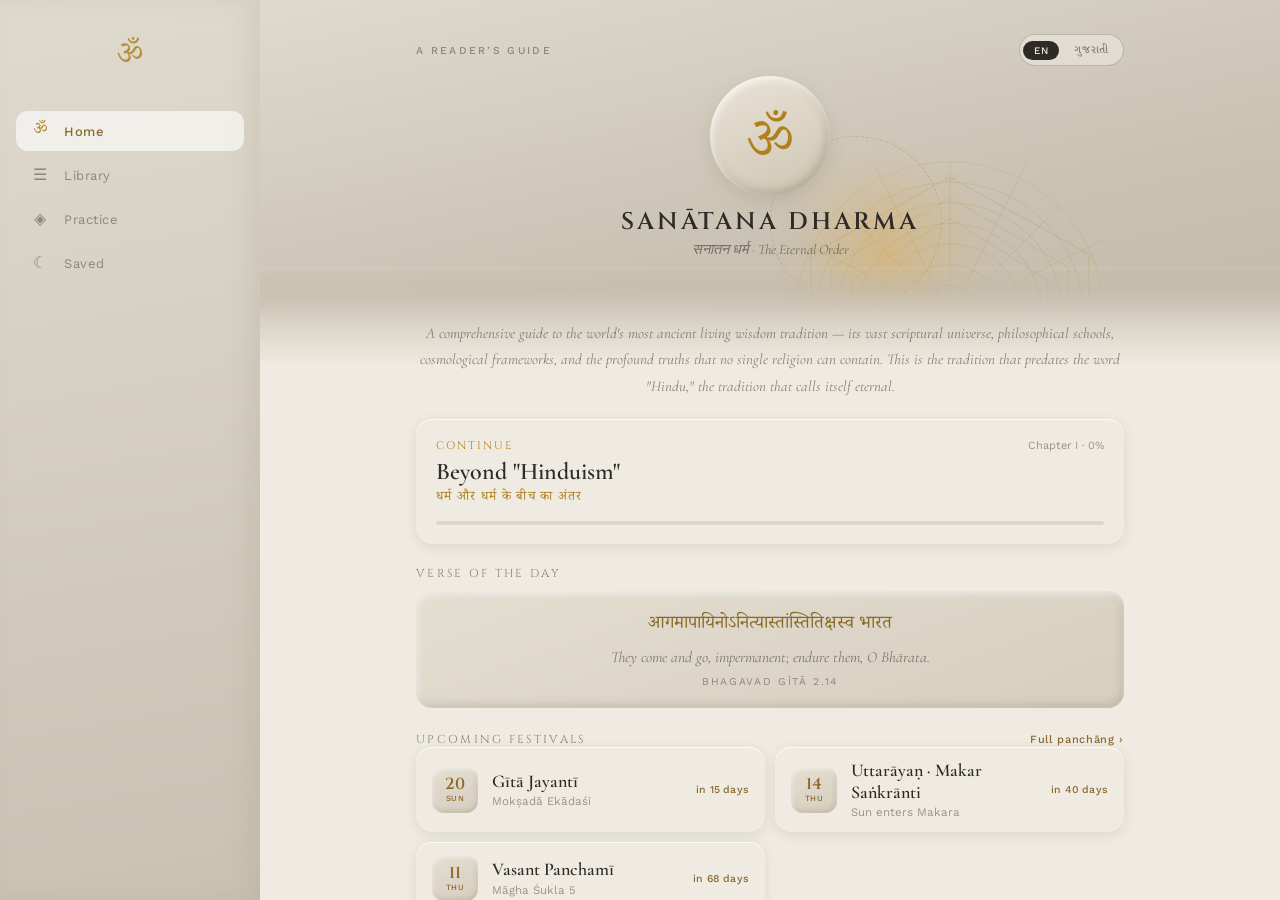
<file: index.html>
<!DOCTYPE html>
<html lang="en">
<head>
<meta charset="UTF-8">
<meta name="viewport" content="width=device-width, initial-scale=1.0, viewport-fit=cover">
<title>Sanatana Dharma — The Eternal Order</title>
<meta name="description" content="A bilingual (English · ગુજરાતી) guide to Sanātana Dharma — its scriptures, philosophies, practices and living tradition.">
<meta name="theme-color" content="#DFDACE">
<link rel="manifest" href="manifest.webmanifest">
<link rel="icon" href="icons/icon-192.png" type="image/png">
<link rel="apple-touch-icon" href="icons/icon-192.png">
<meta name="apple-mobile-web-app-capable" content="yes">
<meta name="apple-mobile-web-app-title" content="Sanatan Dharma">
<link rel="preconnect" href="https://fonts.googleapis.com">
<link rel="preconnect" href="https://fonts.gstatic.com" crossorigin>
<link href="https://fonts.googleapis.com/css2?family=Cormorant+Garamond:ital,wght@0,300;0,400;0,500;0,600;0,700;1,300;1,400;1,600&family=Cinzel:wght@400;500;600;700&family=Noto+Serif+Devanagari:wght@300;400;600&family=Noto+Serif+Gujarati:wght@300;400;600;700&family=Work+Sans:wght@400;500;600&display=swap" rel="stylesheet">
<link rel="stylesheet" href="style.css">
<link rel="stylesheet" href="reader.css">
</head>
<body>
<div id="app-shell">
  <nav id="nav"></nav>
  <div id="stage"></div>
</div>
<script src="data.js"></script>
<script src="panchang.js"></script>
<script src="hero.js"></script>
<script src="extra.js"></script>
<script src="app.js"></script>
</body>
</html>
</file>
<file: style.css>
/* ═══════════════ SHELL — cream/gold app design ═══════════════ */
:root {
  --page-1: #DFDACE;   /* = theme-color, so the iOS status bar blends */
  --page-2: #C9C1B2;
  --page-3: #BCB2A0;
  --card: #EFEBE2;
  --card-soft: #E4DED2;
  --card-mid: #D6CEBE;
  --tabbar: #DFDACE;
  --ink: #2E2B26;
  --ink-soft: rgba(46,43,38,.55);
  --ink-faint: rgba(46,43,38,.45);
  --line: rgba(46,43,38,.14);
  --gold: #B0801F;
  --gold-deep: #8A6A2A;
  --amber-1: #E9A227;
  --amber-2: #C97C15;
  --rose: #A8446A;
  --rose-bg: rgba(168,68,106,.09);
  --teal: #1C7A72;
  --teal-bg: rgba(28,122,114,.09);
  --forest: #4A7A2A;
  --forest-bg: rgba(74,122,42,.09);
  --violet: #6858B8;
  --violet-bg: rgba(104,88,184,.09);
  --saffron: #C4620A;
  --saffron-bg: rgba(196,98,10,.09);
  font-size: calc(100% * var(--fscale, 1));
}

* { box-sizing: border-box; }
html, body {
  margin: 0; padding: 0; height: 100%;
  background: var(--page-2);
  font-family: 'Work Sans', system-ui, sans-serif;
  -webkit-tap-highlight-color: transparent;
}
button, input { font-family: inherit; }
a { color: var(--gold); text-decoration: none; }

@keyframes sdSpin { from{transform:translate(-50%,-50%) rotate(0)} to{transform:translate(-50%,-50%) rotate(360deg)} }
@keyframes sdSpinR { from{transform:translate(-50%,-50%) rotate(360deg)} to{transform:translate(-50%,-50%) rotate(0)} }
@keyframes sdBreathe { 0%,100%{opacity:.5;transform:translate(-50%,-50%) scale(1)} 50%{opacity:.85;transform:translate(-50%,-50%) scale(1.06)} }
@keyframes sdFade { from{opacity:0;transform:translateY(10px)} to{opacity:1;transform:none} }

html, body { overflow: hidden; }
/* svh = the viewport height with browser UI EXPANDED, i.e. the region that is
   always visible. A fixed inset:0 shell instead claims the layout viewport,
   which with viewport-fit=cover runs behind Safari's toolbar — the shell and
   the visible area then disagree and the difference shows as a dead band under
   the tab bar. The document never scrolls here, so the toolbar never
   collapses and svh stays stable. */
#app-shell {
  height: 100vh;
  height: 100svh;
  max-width: 480px;
  margin: 0 auto;
  background: var(--card);
  /* deploy's #phone base: the serif is the default, Work Sans is opt-in for
     small meta labels only. Without this, every 600-weight title lands as
     heavy bold sans. */
  font-family: 'Cormorant Garamond', Georgia, serif;
  color: var(--ink);
  display: flex;
  flex-direction: column;
  overflow: hidden;
  box-shadow: 0 0 60px rgba(44,26,14,.18);
}
/* phones: nav is the bottom bar (DOM order is nav-first for the desktop rail,
   so flip it with `order` here), and it steps aside while reading */
#nav { flex: none; order: 2; }
#stage { order: 1; }
body.reading #nav { display: none; }


/* content panes — the reading measure never exceeds a comfortable line length */
.pane { padding: 18px 26px 100px; }

/* On phones the shell covers the whole viewport, so the page background is
   never meant to be seen. Match it to the tab bar anyway: if any browser ever
   sizes the viewport such that a seam appears under the bar, it blends
   instead of showing as a sandy dead strip. */
@media (max-width: 480px) {
  html, body { background: var(--tabbar); }
}

/* large phones & small tablets: widen the column, keep the bottom bar */
@media (min-width: 481px) and (max-width: 767px) {
  html, body { background: radial-gradient(ellipse at 50% 0%, var(--page-1), var(--page-3)); }
  #app-shell { max-width: 600px; }
}

/* ── shared header block (library/practice/saved) ── */
.screen-head {
  flex: none; padding: 52px 26px 18px;
  background: linear-gradient(170deg, var(--page-1), var(--page-2));
  box-shadow: inset 0 -10px 20px rgba(120,105,80,.12);
}
.screen-head .row { display: flex; align-items: center; justify-content: space-between; gap: 12px; }
.screen-title { font-family: 'Cinzel', serif; font-size: 25px; font-weight: 600; letter-spacing: .08em; color: var(--ink); }
.screen-sub { font-size: 16px; font-style: italic; color: var(--ink-soft); margin-top: 2px; font-family: 'Cormorant Garamond', serif; }

.search-box {
  margin-top: 14px; background: var(--card); border-radius: 12px; padding: 10px 14px;
  display: flex; gap: 10px; align-items: center;
  box-shadow: inset 1px 2px 4px rgba(120,105,80,.2);
}
.search-box input {
  flex: 1; border: none; outline: none; background: transparent;
  font: 400 14.5px 'Work Sans', sans-serif; color: var(--ink);
}
.search-box .ic { color: var(--ink-faint); font-size: 14px; }

/* ── cards ── */
.card {
  background: var(--card); border-radius: 16px;
  box-shadow: 0 1px 0 rgba(255,255,255,.85) inset, 0 3px 12px rgba(120,105,80,.15);
}
.card.clickable { cursor: pointer; }
/* the clickable cards are real <button>s (keyboard + screen-reader reachable),
   so strip the UA button chrome and keep them laying out like the old divs */
button.card {
  display: block; width: 100%; margin: 0; border: none;
  font: inherit; color: inherit; text-align: left; -webkit-appearance: none;
}
button.card.chapter-row, button.card.fest-row, button.card.practice-link { display: flex; }

/* visible keyboard focus — the app sets outline:none on the search field and
   UA focus rings are invisible against these buttons */
:focus-visible { outline: none; }
.card.clickable:focus-visible,
.tab-btn:focus-visible,
.pips .pip:focus-visible,
.pager .pg:focus-visible,
.lang-toggle button:focus-visible,
.reader-head .tools button:focus-visible,
.reader-head .back:focus-visible,
.quiz-opts button:focus-visible,
.install-row button:focus-visible {
  outline: 2px solid var(--gold); outline-offset: 3px; border-radius: 10px;
}
.search-box:focus-within {
  box-shadow: inset 1px 2px 4px rgba(120,105,80,.2), 0 0 0 2px rgba(176,128,31,.55);
}
.section-label {
  font-family: 'Cinzel', serif; font-size: 11.5px; letter-spacing: .2em; color: var(--ink-soft);
}

/* ── HOME ── */
.home-hero {
  flex: none; position: relative; z-index: 3; overflow: hidden;
  padding-bottom: 42px;                 /* empty sand for the fade-out zone */
  background: linear-gradient(168deg,#DFDACE 0%,#C9C1B2 68%,#C4BBAA 100%);
  /* the hero's own lower edge dissolves, so content sliding underneath fades
     out instead of being cut off at a container boundary */
  -webkit-mask-image: linear-gradient(180deg, #000 calc(100% - 46px), transparent 100%);
          mask-image: linear-gradient(180deg, #000 calc(100% - 46px), transparent 100%);
}
/* The hero now ends on flat sand (#C4BBAA) and the scroll column picks that
   exact tone up and carries it down past the description before turning to
   cream. Backgrounds on a scroll container stay put while content moves, so
   this reads as one continuous wash rather than a seam. */
.home-hero + .scroll {
  margin-top: -42px;                    /* slide up behind the hero's fade */
  background: linear-gradient(180deg,
    #C4BBAA 0,
    #C4BBAA 16px,     /* the mandala's outer ring ends here */
    #D9D2C5 52px,
    var(--card) 96px);
}
.home-hero + .scroll .home-body { padding-top: 50px; }
.home-hero .top-row { position:relative;z-index:3;padding:max(16px, env(safe-area-inset-top)) 26px 0;display:flex;align-items:center;justify-content:space-between; }

/* ── the turning mandala behind the ॐ ── */
.home-hero .om-wrap {
  position: relative; z-index: 3; width: 120px; height: 120px; margin: 10px auto 0;
  display: flex; align-items: center; justify-content: center;
}
.home-hero .mandala,
.home-hero .halo,
.home-hero .ring { position: absolute; top: 50%; left: 50%; pointer-events: none; }
.home-hero .mandala {
  width: 360px; height: 360px; opacity: .30;
  animation: sdSpin 150s linear infinite;
  /* Its outer ring runs past the top of the viewport and used to be sliced by
     a hard edge (previously hidden under a translucent status bar). Fading the
     rim out radially means there is nothing solid left to cut. */
  -webkit-mask-image: radial-gradient(circle, #000 52%, rgba(0,0,0,.55) 74%, transparent 93%);
          mask-image: radial-gradient(circle, #000 52%, rgba(0,0,0,.55) 74%, transparent 93%);
}
.home-hero .halo {
  width: 230px; height: 230px; border-radius: 50%;
  background: radial-gradient(circle, rgba(233,162,39,.30), rgba(233,162,39,.07) 45%, transparent 70%);
  animation: sdBreathe 7s ease-in-out infinite;
}
.home-hero .ring {
  width: 172px; height: 172px; border-radius: 50%;
  border: 1px dashed rgba(176,128,31,.32);
  animation: sdSpinR 54s linear infinite;
}
.home-hero .eyebrow { font:500 10.5px 'Work Sans',sans-serif;letter-spacing:.22em;text-transform:uppercase;color:var(--ink-faint); }
.home-hero .om-disc {
  position:relative;z-index:1;width:120px;height:120px;border-radius:50%;
  background:linear-gradient(160deg,#E9E3D6,#CEC5B3);
  box-shadow:inset 2px 3px 7px rgba(255,255,255,.8),inset -3px -4px 10px rgba(120,105,80,.38),0 6px 18px rgba(120,105,80,.18);
  display:flex;align-items:center;justify-content:center;
}
/* ॐ has no descender (ink box at 54px: 46px above the baseline, 1px below),
   so pure metric centring lands at ~4px and still reads high. 10.5px is an
   optical correction, confirmed by eye — don't "fix" it back to the math. */
.home-hero .om-disc span { font-family:'Noto Serif Devanagari',serif;font-size:54px;line-height:1;color:var(--gold);transform:translateY(10.5px); }
.home-hero .titles { position:relative;z-index:3;text-align:center;padding:10px 26px 12px; }
.home-hero .titles .t1 { font-family:'Cinzel',serif;font-size:24px;letter-spacing:.12em;font-weight:600;color:var(--ink); }
.home-hero .titles .t2 { font-size:14.5px;font-style:italic;color:var(--ink-soft);margin-top:3px;font-family:'Cormorant Garamond',serif; }
/* now the first thing in the scrolling column, on cream */
.home-desc {
  margin: 0 0 20px; font-size: 15px; line-height: 1.75; color: var(--ink-soft);
  text-align: center; font-style: italic; font-family: 'Cormorant Garamond', serif;
}
[data-app-lang="gu"] .home-desc { font-family: 'Noto Serif Gujarati', serif; font-size: 13.5px; }

.home-body { padding: 20px 26px 100px; }
.continue-card { padding: 19px 20px; }
.continue-card .row1 { display:flex;align-items:baseline;justify-content:space-between; }
.continue-card .eyebrow { font-family:'Cinzel',serif;font-size:11px;letter-spacing:.18em;color:var(--gold); }
.continue-card .meta { font:400 11px 'Work Sans',sans-serif;color:var(--ink-faint); }
.continue-card .title { font-size:24px;font-weight:600;line-height:1.15;margin:5px 0 3px;color:var(--ink); }
.continue-card .deva { font-family:'Noto Serif Devanagari',serif;font-size:13px;color:var(--gold);letter-spacing:.1em; }
.progress-track { height:4px;border-radius:3px;background:#DDD7CA;overflow:hidden;margin-top:13px; }
.progress-fill { height:100%;background:linear-gradient(90deg,var(--amber-1),var(--amber-2)); }

.verse-card {
  margin-top: 10px; background: linear-gradient(160deg,var(--card-soft),var(--card-mid));
  border-radius: 16px; padding: 20px; text-align: center;
  box-shadow: inset 2px 3px 6px rgba(255,255,255,.6), inset -2px -3px 8px rgba(120,105,80,.26);
}
.verse-card .deva { font-family:'Noto Serif Devanagari',serif;font-size:18px;line-height:1.65;color:var(--gold-deep); }
.verse-card .txt { font-size:15.5px;font-style:italic;color:var(--ink-soft);margin-top:7px;font-family:'Cormorant Garamond',serif; }
.verse-card .cite { font:400 10.5px 'Work Sans',sans-serif;letter-spacing:.16em;color:var(--ink-faint);margin-top:9px; }

.explore-grid { margin-top: 11px; display: grid; grid-template-columns: 1fr 1fr; gap: 12px; }
.part-card { padding: 16px 15px; cursor: pointer; }
.part-card .deva { font-family:'Noto Serif Devanagari',serif;font-size:18px;color:var(--gold); }
.part-card .title { font-size:18px;font-weight:600;margin-top:3px;line-height:1.2;color:var(--ink); }
.part-card .count { font:400 11px 'Work Sans',sans-serif;color:var(--ink-faint);margin-top:3px; }

.install-row { margin-top: 22px; text-align: center; }
.install-row button {
  border: 1px solid rgba(46,43,38,.25); background: transparent; color: var(--gold-deep);
  border-radius: 20px; padding: 9px 18px; font: 500 12px 'Work Sans', sans-serif; cursor: pointer;
}

/* ── LIBRARY / SAVED chapter rows ── */
.chapter-list { display: flex; flex-direction: column; gap: 10px; }
.group-label { font-family:'Cinzel',serif;font-size:11.5px;letter-spacing:.2em;color:var(--ink-soft);margin:14px 0 10px; }
.chapter-row { padding: 14px 16px; display: flex; align-items: center; gap: 14px; cursor: pointer; }
.chapter-row .num { font-family:'Cinzel',serif;font-size:14px;color:var(--gold);width:30px;flex:none; }
.chapter-row .body { flex: 1; min-width: 0; }
.chapter-row .title { font-size:19px;font-weight:600;line-height:1.2;color:var(--ink); }
[data-app-lang="gu"] .chapter-row .title { font-size: 17px; }
.chapter-row .meta { font:400 11.5px 'Work Sans',sans-serif;color:var(--ink-faint);margin-top:2px; }
.chapter-row .mark { font-size:13px;color:var(--gold);flex:none; }
.empty-state { text-align: center; padding: 60px 24px; }
.empty-state .glyph { font-family:'Noto Serif Devanagari',serif;font-size:38px;color:rgba(176,128,31,.45); }
.empty-state p { font-size:16px;font-style:italic;color:var(--ink-soft);margin-top:12px;line-height:1.5;font-family:'Cormorant Garamond',serif; }

/* ── FESTIVALS / PANCHĀNG ── */
.fest-row { padding: 13px 16px; display: flex; gap: 14px; align-items: center; margin-bottom: 10px; text-align: left; width: 100%; }
.fest-date {
  flex:none;width:46px;height:46px;border-radius:12px;display:flex;flex-direction:column;
  align-items:center;justify-content:center;line-height:1;
  background: linear-gradient(160deg, var(--card-soft), var(--card-mid));
  box-shadow: inset 1px 2px 4px rgba(255,255,255,.6), inset -1px -2px 5px rgba(120,105,80,.25);
  color: var(--gold-deep);
}
.fest-date b { font-family:'Cinzel',serif;font-size:16px;font-weight:600; }
.fest-date i { font:500 8px 'Work Sans',sans-serif;letter-spacing:.08em;font-style:normal;margin-top:2px;text-transform:uppercase; }
.fest-row .body { flex:1;min-width:0; }
.fest-row .title { font-size:18px;font-weight:600;color:var(--ink);line-height:1.2; }
[data-app-lang="gu"] .fest-row .title { font-size:16.5px; }
.fest-row .meta { font:400 11.5px 'Work Sans',sans-serif;color:var(--ink-faint);margin-top:2px; }
.fest-row .note { font-size:14.5px;font-style:italic;color:var(--ink-soft);margin-top:4px;line-height:1.4;font-family:'Cormorant Garamond',serif; }
.fest-when { flex:none;font:500 10.5px 'Work Sans',sans-serif;color:var(--gold-deep);letter-spacing:.02em; }
.fest-when.now { background:linear-gradient(160deg,var(--amber-1),var(--amber-2));color:#fff;padding:4px 9px;border-radius:10px; }
.fest-row.past { opacity:.45; }
.fest-row.today .fest-date { background:linear-gradient(160deg,var(--amber-1),var(--amber-2));color:#fff;box-shadow:0 2px 8px rgba(201,124,21,.3); }
.fest-label { display:flex;align-items:center;justify-content:space-between; }
.fest-label .see-all { border:0;background:none;color:var(--gold-deep);font:500 11px 'Work Sans',sans-serif;letter-spacing:.06em;cursor:pointer;padding:0; }
/* the longest part name ("LIVING TRADITION") must clear the language toggle
   on a 375px screen, so back-headers run smaller than a plain screen title */
.screen-title.with-back { display:flex;align-items:center;gap:9px;font-size:17px;letter-spacing:.06em;white-space:nowrap; }
.screen-title .back { border:0;background:none;font-size:20px;color:var(--gold-deep);cursor:pointer;padding:0 2px;line-height:1; }
.panchang-foot { margin:18px 4px 8px;font-size:15px;font-style:italic;color:var(--ink-soft);font-family:'Cormorant Garamond',serif;line-height:1.5; }
.panchang-foot a { color:var(--gold-deep);cursor:pointer;font-style:normal;font-weight:600; }

/* ── PRACTICE ── */
.yoga-grid { display: grid; grid-template-columns: 1fr 1fr; gap: 12px; }
.yoga-card {
  padding: 16px 15px; border-radius: 14px;
  background: linear-gradient(160deg, var(--card-soft), var(--card-mid));
  box-shadow: inset 1px 2px 5px rgba(255,255,255,.6), inset -2px -2px 6px rgba(120,105,80,.22);
}
.yoga-card .deva { font-family:'Noto Serif Devanagari',serif;font-size:19px;color:var(--gold-deep); }
.yoga-card .title { font-size:18px;font-weight:600;margin-top:3px;color:var(--ink); }
.yoga-card .note { font:400 11px 'Work Sans',sans-serif;color:var(--ink-soft);margin-top:3px;line-height:1.4; }

.practice-links { display: flex; flex-direction: column; gap: 10px; }
.practice-link { padding: 14px 16px; display: flex; align-items: center; gap: 12px; cursor: pointer; }
.practice-link .ic { font-size: 20px; color: var(--gold); flex: none; }
.practice-link .title { font-size: 17px; font-weight: 600; color: var(--ink); }
.practice-link .arrow { color: var(--ink-faint); margin-left: auto; }

/* ── READER ── */
.reader-view { display:flex;flex-direction:column;height:100%;background:var(--card);animation:sdFade .28s ease; }
.reader-head {
  flex: none; background: linear-gradient(170deg,var(--page-1),#C9C1B2);
  padding: 52px 26px 20px; box-shadow: inset 0 -12px 22px rgba(120,105,80,.16);
}
.reader-head .row { display:flex;align-items:center;justify-content:space-between; }
.reader-head .back { font-size:19px;color:rgba(46,43,38,.6);cursor:pointer;padding:4px 8px 4px 0;background:none;border:none; }
.reader-head .tools { display:flex;gap:14px;align-items:center; }
.reader-head .tools button {
  font-size:15px;color:rgba(46,43,38,.6);cursor:pointer;padding:4px 6px;background:none;border:none;
}
.reader-head .tools button.share { font:400 12px 'Work Sans',sans-serif;letter-spacing:.1em;text-transform:uppercase; }
.reader-head .tools button.on { color: var(--amber-2); }
.reader-head .eyebrow { font-family:'Cinzel',serif;font-size:11.5px;letter-spacing:.2em;color:rgba(46,43,38,.55);margin-top:14px; }
.reader-head .title { font-family:'Cinzel',serif;font-size:29px;font-weight:600;line-height:1.18;margin-top:5px;color:var(--ink); }
[data-app-lang="gu"] .reader-head .title { font-family:'Noto Serif Gujarati',serif;font-size:24px; }
.reader-head .deva { font-family:'Noto Serif Devanagari',serif;font-size:15px;color:var(--gold);letter-spacing:.1em;margin-top:4px; }
.reader-head .deva .gloss-sub {
  display:block;font:400 11.5px 'Work Sans',sans-serif;letter-spacing:.1em;
  color:rgba(46,43,38,.45);margin-top:3px;text-transform:uppercase;
}
[data-app-lang="gu"] .reader-head .deva .gloss-sub { font-family:'Noto Serif Gujarati',sans-serif;text-transform:none;letter-spacing:.02em;font-size:12.5px; }
.reader-accent { flex:none;height:4px;background:linear-gradient(90deg,var(--amber-1),var(--amber-2) 40%,transparent);opacity:.75; }

/* ── subchapter rail: thin dashes, in deploy's 3px progress-bar language ── */
.pips {
  flex: none; display: flex; gap: 4px; align-items: center;
  padding: 14px 28px 2px;
}
.pips .pip {
  flex: 1; height: 3px; min-width: 0; padding: 0;
  border: none; border-radius: 2px; cursor: pointer;
  background: #DDD7CA; font-size: 0; color: transparent;
  transition: background .2s;
}
.pips .pip.done { background: rgba(176,128,31,.45); }
.pips .pip.on { background: var(--amber-2); }

/* ── reader footer: deploy's chapter progress + reading time ── */
.reader-foot {
  flex: none; display: flex; align-items: center; gap: 14px;
  background: var(--card); margin: 0 28px;
  border-top: 1px solid rgba(46,43,38,.12); padding: 14px 0 0;
}
.reader-foot .track { flex: 1; height: 3px; border-radius: 2px; background: #DDD7CA; overflow: hidden; }
.reader-foot .fill { height: 100%; background: var(--amber-2); }
.reader-foot .label { font: 400 11px 'Work Sans', sans-serif; color: rgba(46,43,38,.5); }
[data-app-lang="gu"] .reader-foot .label { font-family: 'Noto Serif Gujarati', sans-serif; }

/* ── bottom pager: deploy's reader-nav hairline, pinned instead of inline ── */
.pager {
  flex: none; display: flex; align-items: center; justify-content: space-between;
  gap: 12px; background: var(--card);
  margin: 0 28px;
  padding: 12px 0 max(20px, calc(env(safe-area-inset-bottom) - 10px));
}
.pager .pg {
  background: none; border: none; padding: 0; cursor: pointer;
  font: 400 12px 'Work Sans', sans-serif;
  max-width: 42%; white-space: nowrap; overflow: hidden; text-overflow: ellipsis;
}
.pager .pg.prev { color: rgba(46,43,38,.5); text-align: left; }
.pager .pg.prev.hide { visibility: hidden; }
.pager .pg.next { color: var(--gold); text-align: right; }
.pager .pg:active { opacity: .55; }
.pager .pg-count {
  flex: none; font: 400 10.5px 'Work Sans', sans-serif;
  letter-spacing: .16em; color: rgba(46,43,38,.4);
}
[data-app-lang="gu"] .pager .pg { font-family: 'Noto Serif Gujarati', sans-serif; }

/* ── TAB BAR ── */
.tabbar {
  flex: none; background: var(--tabbar);
  padding: 11px 20px 10px;
  /* Standalone reports a 34px bottom inset; reserving all of it leaves that
     much empty bar under the labels (bar h79 on device). The home-indicator
     pill is ~5px tall sitting ~8px up, so it needs far less clearance.
     Safari reports 0 here, so this stays at 10px there. */
  padding-bottom: max(10px, calc(env(safe-area-inset-bottom) - 20px));
  display: flex; justify-content: space-between;
  box-shadow: 0 -1px 0 rgba(255,255,255,.6) inset, 0 -6px 18px rgba(120,105,80,.1);
}
.tab-btn { display:flex;flex-direction:column;align-items:center;gap:5px;width:66px;cursor:pointer;background:none;border:none; }
.tab-btn .ic { font-size:17px;line-height:1;color:var(--ink-faint); }
.tab-btn .ic.om { font-family:'Noto Serif Devanagari',serif; }
.tab-btn .lbl { font-family:'Work Sans',sans-serif;font-size:9.5px;font-weight:400;color:var(--ink-faint); }
.tab-btn.active .ic { color: var(--gold); }
.tab-btn.active .lbl { font-weight:500;color:var(--gold-deep); }

/* toast */
.toast {
  position: fixed; left: 50%; bottom: calc(96px + env(safe-area-inset-bottom)); z-index: 400;
  transform: translate(-50%, 12px); opacity: 0; pointer-events: none;
  background: var(--ink); color: #EFEBE2; padding: 10px 18px; border-radius: 10px;
  font: 400 13px 'Work Sans', sans-serif; letter-spacing: .02em; white-space: nowrap;
  transition: opacity .25s, transform .25s;
}
.toast.show { opacity: 1; transform: translate(-50%, 0); }
/* update toast: tappable and persistent until acted on */
.toast.update { pointer-events: auto; border: 0; cursor: pointer; background: var(--gold-deep); }

@media (prefers-reduced-motion: reduce) {
  .home-hero .mandala, .home-hero .halo, .home-hero .ring { animation: none !important; }
}

/* ══════ TABLET / DESKTOP: nav becomes a persistent side rail ══════ */
@media (min-width: 768px) {
  html, body { background: radial-gradient(ellipse at 50% 0%, var(--page-1), var(--page-3)); }
  #app-shell {
    max-width: 1180px;
    height: 100vh;
    height: 100svh;
    flex-direction: row;
    border-radius: 0;
  }
  /* the rail */
  #nav { display: block !important; flex: none; width: 232px; order: 0; }
  .tabbar {
    height: 100%; flex-direction: column; justify-content: flex-start;
    gap: 4px; padding: 30px 16px;
    background: linear-gradient(170deg, var(--page-1), var(--page-2));
    box-shadow: inset -12px 0 22px rgba(120,105,80,.10);
  }
  .tabbar::before {
    content: 'ॐ';
    font-family: 'Noto Serif Devanagari', serif; font-size: 30px; color: var(--gold);
    text-align: center; display: block; margin: 4px 0 26px; opacity: .85;
  }
  .tab-btn {
    width: 100%; flex-direction: row; justify-content: flex-start; gap: 14px;
    padding: 12px 14px; border-radius: 12px; transition: background .18s;
  }
  .tab-btn:hover { background: rgba(255,255,255,.4); }
  .tab-btn.active { background: rgba(255,255,255,.62); }
  .tab-btn .ic { font-size: 16px; width: 20px; text-align: center; }
  .tab-btn .lbl { font-size: 13px; letter-spacing: .04em; }

  #stage { flex: 1; min-width: 0; background: var(--card); }

  /* centre every screen's content on a readable measure */
  .pane, .home-body { max-width: 760px; margin: 0 auto; padding-bottom: 56px; }
  .reader-content, .pips, .pager, .reader-foot { max-width: 720px; margin-left: auto; margin-right: auto; }
  .pager { margin-bottom: 0; padding-bottom: 22px; }
  .screen-head, .reader-head, .home-hero { padding-left: 0; padding-right: 0; }
  .screen-head > *, .reader-head > * { max-width: 760px; margin-left: auto; margin-right: auto; }
  .screen-head { padding-top: 40px; }
  .reader-head { padding-top: 40px; }
  .home-hero .top-row, .home-hero .titles { max-width: 760px; margin-left: auto; margin-right: auto; }
  .home-hero .top-row { padding-top: 34px; }

  /* wider screens can afford more columns */
  .explore-grid { grid-template-columns: repeat(4, 1fr); }
  .chapter-list { display: grid; grid-template-columns: 1fr 1fr; gap: 10px; }
  .reader-content .slab-cards { display: grid; grid-template-columns: 1fr 1fr; gap: 0 10px; }
  .reader-content .mini-card { margin-bottom: 10px; }
}

/* very wide: keep the reading column honest, let the rail breathe */
@media (min-width: 1280px) {
  #app-shell { max-width: 1320px; }
  #nav { width: 260px; }
}

#stage { flex: 1; display: flex; flex-direction: column; min-height: 0; position: relative; }
.scroll { flex: 1; overflow-y: auto; -webkit-overflow-scrolling: touch; }
.scroll::-webkit-scrollbar { width: 0; height: 0; }

[data-app-lang="gu"] #app-shell { font-family: 'Noto Serif Gujarati', 'Cormorant Garamond', serif; }
.font-cinzel { font-family: 'Cinzel', serif; }
.font-deva { font-family: 'Noto Serif Devanagari', serif; }
.font-serif { font-family: 'Cormorant Garamond', Georgia, serif; }
[data-app-lang="gu"] .font-serif,
[data-app-lang="gu"] .gu-serif { font-family: 'Noto Serif Gujarati', 'Cormorant Garamond', serif; }

/* ── lang toggle ── */
.lang-toggle {
  display: flex; gap: 4px; align-items: center;
  border: 1px solid rgba(46,43,38,.22); border-radius: 20px; padding: 3px;
  background: rgba(255,255,255,.35);
}
.lang-toggle button {
  padding: 4px 11px; border-radius: 16px; border: none; cursor: pointer;
  font-weight: 500; letter-spacing: .06em; background: transparent; color: var(--ink-soft);
  font-family: 'Work Sans', sans-serif; font-size: 10px;
}
.lang-toggle button.gu { font-family: 'Noto Serif Gujarati', serif; font-size: 11px; }
.lang-toggle button.on { background: var(--ink); color: #EFEBE2; }

/* ══════ SHORT VIEWPORTS (phone landscape) ══════
   A phone on its side is ~390px tall. The hero alone was taller than that,
   so nothing below it was reachable. Compress the vertical chrome; the side
   rail stays because horizontal space is what landscape actually has.
   Must come last so it wins over the ≥768px block above. */
@media (max-height: 560px) {
  .home-hero .top-row { padding-top: 14px; }
  .home-hero .om-wrap,
  .home-hero .om-disc { width: 64px; height: 64px; }
  .home-hero .om-wrap { margin-top: 8px; }
  .home-hero .om-disc span { font-size: 30px; transform: translateY(6px); }
  .home-hero .mandala { width: 190px; height: 190px; }
  .home-hero .halo { width: 124px; height: 124px; }
  .home-hero .ring { width: 92px; height: 92px; }
  .home-hero .titles { padding: 6px 26px 10px; }
  .home-hero .titles .t1 { font-size: 18px; letter-spacing: .1em; }
  .home-hero .titles .t2 { font-size: 12.5px; }

  .screen-head { padding-top: 16px; padding-bottom: 12px; }
  .screen-head .search-box { margin-top: 10px; }
  .reader-head { padding-top: 14px; padding-bottom: 12px; }
  .reader-head .title { font-size: 21px; }
  .reader-head .eyebrow { margin-top: 8px; }
  .reader-head .deva .gloss-sub { display: none; }   /* buys ~20px of reading */
  .pips { padding-top: 9px; }
  .pane { padding-top: 12px; padding-bottom: 80px; }
  .home-body { padding-top: 14px; padding-bottom: 80px; }
  .reader-content { padding-top: 14px; }

  /* the rail loses its desktop breathing room */
  .tabbar { padding: 12px 12px; }
  .tabbar::before { font-size: 22px; margin: 0 0 12px; }
  .tab-btn { padding: 9px 12px; }
}
</file>
<file: reader.css>
/* ═══════════ READER — tokens lifted verbatim from deploy/app.js ═══════════
   card      #E7E2D8, radius 12px, pad 14px 16px, shadow: inset 0 1px 0 rgba(255,255,255,.8)
   quote     linear-gradient(160deg,#E4DED2,#D6CEBE), radius 14px, pad 20px,
             inset 2px 3px 6px rgba(255,255,255,.6), inset -2px -3px 8px rgba(120,105,80,.28)
   prose     19px Cormorant, line-height 1.75, #3A362E, margin 0 0 18px
   meta      10.5–12px Work Sans, letter-spacing .16em, rgba(46,43,38,.45–.5)
   Deploy uses NO drop shadows, NO edge bars, NO filled buttons in content.
   ═══════════════════════════════════════════════════════════════════════ */
.reader-content {
  color: #3A362E;
  font-family: 'Cormorant Garamond', Georgia, serif;
  line-height: 1.75;
  padding: 22px 28px 8px;
}
.reader-content * { box-sizing: border-box; }
.reader-content p { margin: 0 0 18px; }
.reader-content p:last-child { margin-bottom: 0; }
.reader-content strong { color: var(--gold-deep); font-weight: 600; }
.reader-content ul { margin: 14px 0 0 19px; padding: 0; }
.reader-content li { margin-bottom: 9px; line-height: 1.7; }
.reader-content li strong { color: var(--gold-deep); }
.reader-content .pill {
  display: inline-block; color: var(--gold-deep);
  font-style: italic; white-space: nowrap;
}

/* a quiet section label */
.reader-content .s-head {
  font-family: 'Cinzel', serif; font-size: 11.5px; letter-spacing: .2em;
  text-transform: uppercase; color: rgba(46,43,38,.5); margin: 0 0 16px;
}

/* loose prose — sits directly on the page, never in a card */
.reader-content .s-prose { margin-bottom: 18px; }

/* ══ SLAB — deploy's card, one hairline highlight, nothing more ══ */
.reader-content .slab {
  background: #E7E2D8;
  border-radius: 14px;
  padding: 20px 20px 22px;
  margin: 0 0 12px;
  box-shadow: 0 1px 0 rgba(255,255,255,.8) inset;
}
.reader-content .s-icon { font-size: 1.25em; line-height: 1; margin-bottom: 8px; }
.reader-content .s-eyebrow {
  font: 400 10.5px 'Work Sans', sans-serif; letter-spacing: .16em;
  text-transform: uppercase; color: rgba(46,43,38,.45); margin-bottom: 7px;
}
/* deploy styles card names in the inherited serif at 600 — Cinzel is reserved
   for chapter and screen headings, and reads shouty at body scale */
.reader-content .s-title {
  font-size: 1.15em; font-weight: 600;
  line-height: 1.3; color: var(--ink); margin-bottom: 2px;
}
.reader-content.lang-gu .s-title { font-size: 1.02em; }
.reader-content .s-deva {
  font-family: 'Noto Serif Devanagari', serif; font-size: .8em;
  color: var(--gold); letter-spacing: .06em; margin-bottom: 12px;
}
.reader-content .s-body { font-size: .92em; line-height: 1.75; color: #3A362E; }
.reader-content .s-body > :first-child { margin-top: 0; }
.reader-content .s-body p { margin-bottom: 13px; }

/* tone lives in the small text only — never a bar or a fill */
.reader-content .slab.tone-teal    .s-deva { color: var(--teal); }
.reader-content .slab.tone-rose    .s-deva { color: var(--rose); }
.reader-content .slab.tone-forest  .s-deva { color: var(--forest); }
.reader-content .slab.tone-violet  .s-deva { color: var(--violet); }
.reader-content .slab.tone-saffron .s-deva { color: var(--saffron); }

/* tags — letterspaced micro-caps, no pill fill */
.reader-content .slab-tags {
  display: flex; flex-wrap: wrap; gap: 4px 14px; margin-top: 14px;
  padding-top: 12px; border-top: 1px solid rgba(46,43,38,.09);
}
.reader-content .slab-tag {
  font: 400 9.5px 'Work Sans', sans-serif; letter-spacing: .14em;
  text-transform: uppercase; color: rgba(46,43,38,.45);
}
.reader-content .slab-tag.saffron { color: rgba(196,98,10,.75); }
.reader-content .slab-tag.teal    { color: rgba(28,122,114,.75); }
.reader-content .slab-tag.rose    { color: rgba(168,68,106,.75); }
.reader-content .slab-tag.green   { color: rgba(74,122,42,.75); }

/* ══ QUOTE — pressed into the stone (deploy's exact recipe) ══ */
.reader-content .slab-quote {
  background: linear-gradient(160deg, #E4DED2, #D6CEBE);
  border-radius: 14px; padding: 20px; margin: 0 0 20px; text-align: center;
  box-shadow: inset 2px 3px 6px rgba(255,255,255,.6),
              inset -2px -3px 8px rgba(120,105,80,.28);
}
.reader-content .slab-quote .q-text {
  font-size: .9em; font-style: italic; line-height: 1.6; color: rgba(46,43,38,.65);
}
.reader-content .slab-quote .q-cite {
  font: 400 10.5px 'Work Sans', sans-serif; letter-spacing: .16em;
  text-transform: uppercase; color: rgba(46,43,38,.45); margin-top: 8px;
}

/* ══ NOTE — same pressed treatment, left aligned ══ */
.reader-content .slab-note {
  background: linear-gradient(160deg, #E4DED2, #D6CEBE);
  border-radius: 14px; padding: 18px 20px; margin: 0 0 16px;
  box-shadow: inset 2px 3px 6px rgba(255,255,255,.6),
              inset -2px -3px 8px rgba(120,105,80,.28);
}
.reader-content .slab-note .n-title {
  font: 400 10.5px 'Work Sans', sans-serif; letter-spacing: .16em;
  text-transform: uppercase; color: var(--gold-deep); margin-bottom: 9px;
}
.reader-content .slab-note .n-body { font-size: .9em; line-height: 1.72; color: rgba(46,43,38,.72); }
.reader-content .slab-note .n-body p:last-child { margin-bottom: 0; }

/* ══ MINI CARDS — deploy's card row, name left / number right ══ */
.reader-content .slab-cards { display: flex; flex-direction: column; }
.reader-content .mini-card {
  background: #E7E2D8; border-radius: 12px; padding: 14px 16px; margin: 0 0 10px;
  display: flex; align-items: baseline; justify-content: space-between; gap: 14px;
  box-shadow: 0 1px 0 rgba(255,255,255,.8) inset;
}
.reader-content .mini-card .m-body { flex: 1; min-width: 0; }
.reader-content .mini-card .m-name { font-size: 1.05em; font-weight: 600; color: var(--ink); line-height: 1.25; }
.reader-content .mini-card .m-note {
  font: 400 12px 'Work Sans', sans-serif; color: rgba(46,43,38,.5); margin-top: 2px; line-height: 1.45;
}
.reader-content .mini-card .m-num {
  font-family: 'Cinzel', serif; font-size: 1em; color: var(--gold); flex: none;
}

/* ── Gujarati ── */
.reader-content.lang-gu, .reader-content.lang-gu * { font-family: 'Noto Serif Gujarati', 'Cormorant Garamond', serif; }
.reader-content.lang-gu :is(.s-deva, .m-num) { font-family: 'Noto Serif Devanagari', serif; }

/* ── glossary ── */
.reader-content .gloss { border-bottom: 1px dashed rgba(176,128,31,.5); cursor: help; -webkit-tap-highlight-color: transparent; }
.gloss-pop {
  position: fixed; z-index: 500; max-width: min(300px, 84vw);
  background: #EFEBE2; border: 1px solid rgba(46,43,38,.14); border-radius: 14px;
  padding: 14px 16px; box-shadow: 0 10px 34px rgba(120,105,80,.26);
  font: 400 13.5px/1.6 'Work Sans', sans-serif; color: rgba(46,43,38,.75);
  animation: popIn .18s ease-out;
}
.gloss-pop b {
  color: var(--gold-deep); display: block; margin-bottom: 4px;
  font: 600 10.5px 'Work Sans', sans-serif; letter-spacing: .16em; text-transform: uppercase;
}
@keyframes popIn { from { opacity: 0; transform: translateY(4px); } to { opacity: 1; transform: none; } }

/* ── path quiz ── */
.reader-content .path-quiz { margin-top: 4px; }
.reader-content .quiz-q { font-size: .95em; color: var(--ink); margin-bottom: 14px; line-height: 1.5; }
.reader-content .quiz-opts { display: grid; gap: 8px; }
.reader-content .quiz-opts button {
  text-align: left; padding: 13px 15px; border-radius: 12px; cursor: pointer;
  background: #EFEBE2; color: #3A362E; border: none;
  box-shadow: 0 1px 0 rgba(255,255,255,.8) inset;
  font-family: 'Cormorant Garamond', Georgia, serif; font-size: .92em; line-height: 1.4;
  transition: background .18s;
}
.reader-content.lang-gu .quiz-opts button { font-family: 'Noto Serif Gujarati', serif; }
.reader-content .quiz-opts button:hover { background: #F4F1EA; }
.reader-content .quiz-meta {
  margin-top: 13px; font: 400 10.5px 'Work Sans', sans-serif;
  letter-spacing: .16em; text-transform: uppercase; color: rgba(46,43,38,.45);
}
.reader-content .quiz-result h4 {
  font-size: 1.15em; font-weight: 600; color: var(--ink); margin-bottom: 8px;
}
.reader-content .quiz-result p { font-size: .92em; color: #3A362E; line-height: 1.72; }
.reader-content .quiz-restart {
  margin-top: 16px; background: none; border: none; padding: 0;
  color: var(--gold); font: 400 12px 'Work Sans', sans-serif; cursor: pointer;
}
</file>
